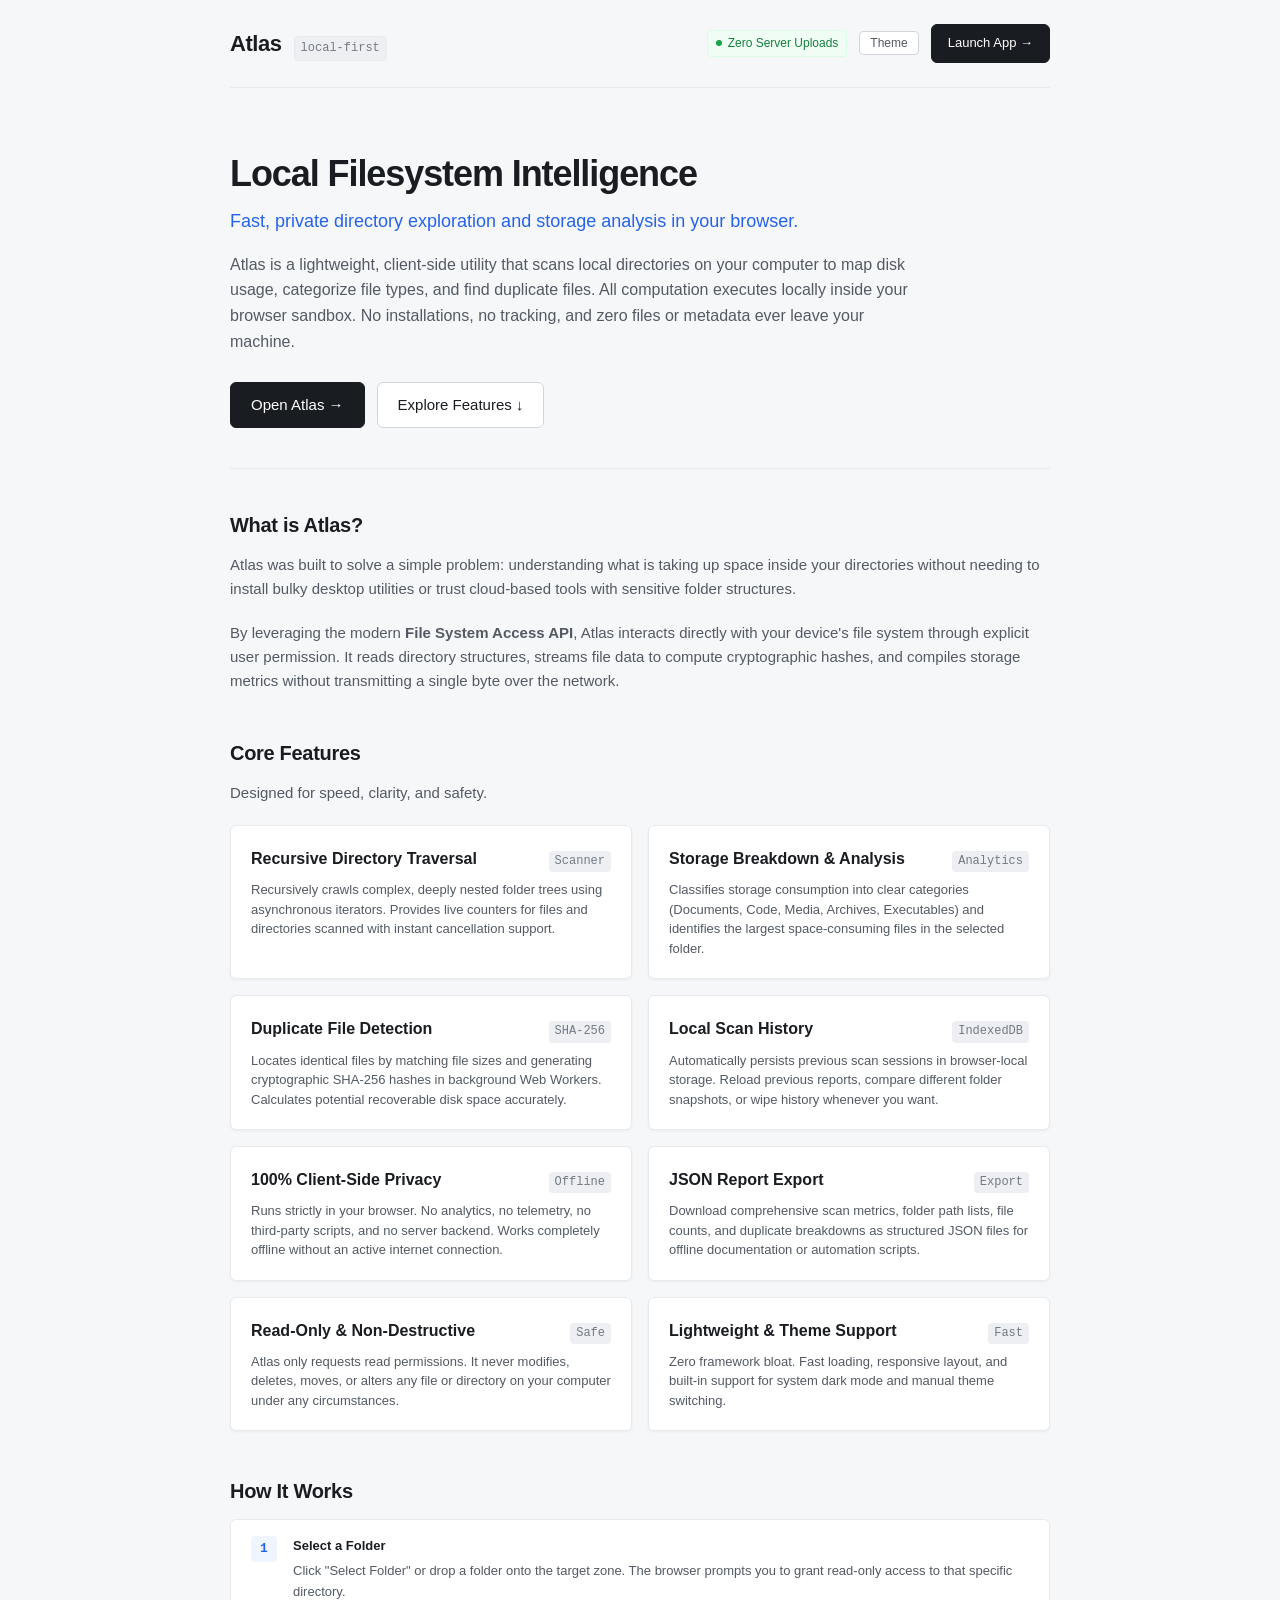
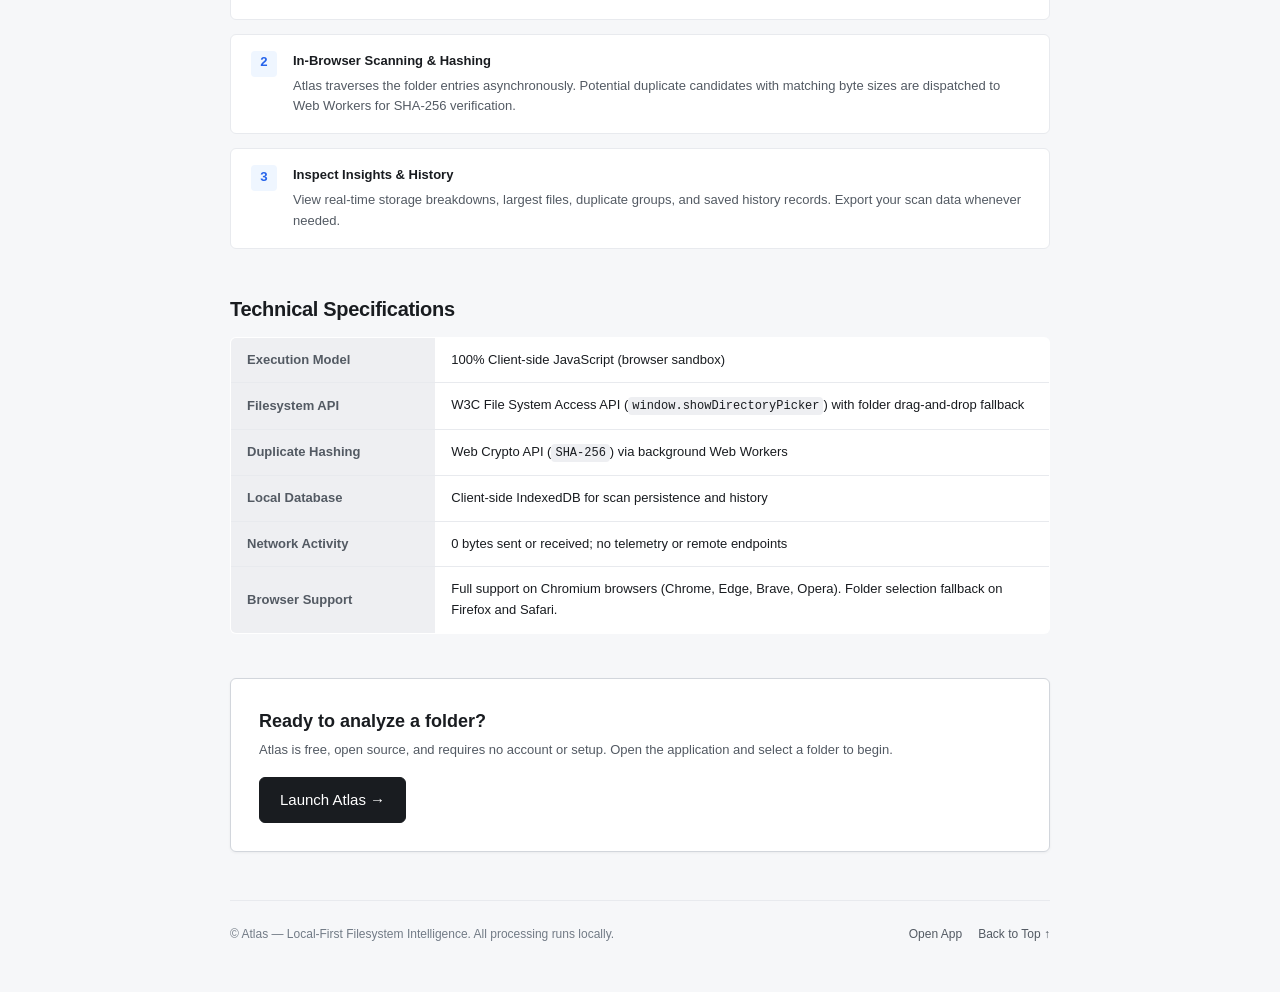
<file: index.html>
<!DOCTYPE html>
<html lang="en">

<head>
    <meta charset="UTF-8">
    <meta name="viewport" content="width=device-width, initial-scale=1.0">
    <meta name="description"
        content="Atlas - Lightweight, privacy-first filesystem intelligence tool for scanning directories, analyzing storage, and detecting duplicate files locally in your browser.">
    <title>Atlas — Local Filesystem Intelligence</title>
    <link rel="stylesheet" href="css/home.css">
</head>

<body>
    <header class="site-header">
        <div class="brand-block">
            <a href="index.html" class="brand-title">Atlas</a>
            <span class="brand-tag">local-first</span>
        </div>

        <div class="header-actions">
            <div class="privacy-badge">
                <span class="status-dot" aria-hidden="true"></span>
                <span>Zero Server Uploads</span>
            </div>

            <button type="button" id="theme-toggle" class="theme-btn" aria-label="Toggle dark/light theme">
                Theme
            </button>

            <a href="home.html" class="btn btn-primary" id="header-launch-btn">
                Launch App &rarr;
            </a>
        </div>
    </header>

    <main class="container">
        <section class="hero-section" aria-labelledby="hero-title">
            <h1 id="hero-title" class="hero-title">Local Filesystem Intelligence</h1>
            <p class="hero-subtitle">Fast, private directory exploration and storage analysis in your browser.</p>
            <p class="hero-description">
                Atlas is a lightweight, client-side utility that scans local directories on your computer to map disk usage,
                categorize file types, and find duplicate files. All computation executes locally inside your browser sandbox.
                No installations, no tracking, and zero files or metadata ever leave your machine.
            </p>
            <div class="hero-cta-group">
                <a href="home.html" class="btn btn-primary btn-large" id="hero-launch-btn">
                    Open Atlas &rarr;
                </a>
                <a href="#features" class="btn btn-secondary btn-large">
                    Explore Features &darr;
                </a>
            </div>
        </section>

        <section class="content-section" aria-labelledby="about-title">
            <h2 id="about-title" class="section-title">What is Atlas?</h2>
            <p class="section-intro">
                Atlas was built to solve a simple problem: understanding what is taking up space inside your directories
                without needing to install bulky desktop utilities or trust cloud-based tools with sensitive folder structures.
            </p>
            <p class="section-intro">
                By leveraging the modern <strong>File System Access API</strong>, Atlas interacts directly with your device's
                file system through explicit user permission. It reads directory structures, streams file data to compute
                cryptographic hashes, and compiles storage metrics without transmitting a single byte over the network.
            </p>
        </section>

        <section id="features" class="content-section" aria-labelledby="features-title">
            <h2 id="features-title" class="section-title">Core Features</h2>
            <p class="section-intro">
                Designed for speed, clarity, and safety.
            </p>

            <div class="feature-grid">
                <article class="feature-card">
                    <div class="feature-header">
                        <h3 class="feature-title">Recursive Directory Traversal</h3>
                        <span class="feature-badge">Scanner</span>
                    </div>
                    <p class="feature-text">
                        Recursively crawls complex, deeply nested folder trees using asynchronous iterators. Provides live counters
                        for files and directories scanned with instant cancellation support.
                    </p>
                </article>

                <article class="feature-card">
                    <div class="feature-header">
                        <h3 class="feature-title">Storage Breakdown &amp; Analysis</h3>
                        <span class="feature-badge">Analytics</span>
                    </div>
                    <p class="feature-text">
                        Classifies storage consumption into clear categories (Documents, Code, Media, Archives, Executables) and
                        identifies the largest space-consuming files in the selected folder.
                    </p>
                </article>

                <article class="feature-card">
                    <div class="feature-header">
                        <h3 class="feature-title">Duplicate File Detection</h3>
                        <span class="feature-badge">SHA-256</span>
                    </div>
                    <p class="feature-text">
                        Locates identical files by matching file sizes and generating cryptographic SHA-256 hashes in background
                        Web Workers. Calculates potential recoverable disk space accurately.
                    </p>
                </article>

                <article class="feature-card">
                    <div class="feature-header">
                        <h3 class="feature-title">Local Scan History</h3>
                        <span class="feature-badge">IndexedDB</span>
                    </div>
                    <p class="feature-text">
                        Automatically persists previous scan sessions in browser-local storage. Reload previous reports, compare
                        different folder snapshots, or wipe history whenever you want.
                    </p>
                </article>

                <article class="feature-card">
                    <div class="feature-header">
                        <h3 class="feature-title">100% Client-Side Privacy</h3>
                        <span class="feature-badge">Offline</span>
                    </div>
                    <p class="feature-text">
                        Runs strictly in your browser. No analytics, no telemetry, no third-party scripts, and no server backend.
                        Works completely offline without an active internet connection.
                    </p>
                </article>

                <article class="feature-card">
                    <div class="feature-header">
                        <h3 class="feature-title">JSON Report Export</h3>
                        <span class="feature-badge">Export</span>
                    </div>
                    <p class="feature-text">
                        Download comprehensive scan metrics, folder path lists, file counts, and duplicate breakdowns as structured
                        JSON files for offline documentation or automation scripts.
                    </p>
                </article>

                <article class="feature-card">
                    <div class="feature-header">
                        <h3 class="feature-title">Read-Only &amp; Non-Destructive</h3>
                        <span class="feature-badge">Safe</span>
                    </div>
                    <p class="feature-text">
                        Atlas only requests read permissions. It never modifies, deletes, moves, or alters any file or directory
                        on your computer under any circumstances.
                    </p>
                </article>

                <article class="feature-card">
                    <div class="feature-header">
                        <h3 class="feature-title">Lightweight &amp; Theme Support</h3>
                        <span class="feature-badge">Fast</span>
                    </div>
                    <p class="feature-text">
                        Zero framework bloat. Fast loading, responsive layout, and built-in support for system dark mode and
                        manual theme switching.
                    </p>
                </article>
            </div>
        </section>

        <section class="content-section" aria-labelledby="workflow-title">
            <h2 id="workflow-title" class="section-title">How It Works</h2>
            <ol class="steps-list">
                <li class="step-item">
                    <span class="step-num">1</span>
                    <div class="step-content">
                        <h3 class="step-content-title">Select a Folder</h3>
                        <p class="step-content-desc">
                            Click "Select Folder" or drop a folder onto the target zone. The browser prompts you to grant read-only access to that specific directory.
                        </p>
                    </div>
                </li>
                <li class="step-item">
                    <span class="step-num">2</span>
                    <div class="step-content">
                        <h3 class="step-content-title">In-Browser Scanning &amp; Hashing</h3>
                        <p class="step-content-desc">
                            Atlas traverses the folder entries asynchronously. Potential duplicate candidates with matching byte sizes are dispatched to Web Workers for SHA-256 verification.
                        </p>
                    </div>
                </li>
                <li class="step-item">
                    <span class="step-num">3</span>
                    <div class="step-content">
                        <h3 class="step-content-title">Inspect Insights &amp; History</h3>
                        <p class="step-content-desc">
                            View real-time storage breakdowns, largest files, duplicate groups, and saved history records. Export your scan data whenever needed.
                        </p>
                    </div>
                </li>
            </ol>
        </section>

        <section class="content-section" aria-labelledby="specs-title">
            <h2 id="specs-title" class="section-title">Technical Specifications</h2>
            <table class="specs-table">
                <tbody>
                    <tr>
                        <th scope="row">Execution Model</th>
                        <td>100% Client-side JavaScript (browser sandbox)</td>
                    </tr>
                    <tr>
                        <th scope="row">Filesystem API</th>
                        <td>W3C File System Access API (<code class="code-inline">window.showDirectoryPicker</code>) with folder drag-and-drop fallback</td>
                    </tr>
                    <tr>
                        <th scope="row">Duplicate Hashing</th>
                        <td>Web Crypto API (<code class="code-inline">SHA-256</code>) via background Web Workers</td>
                    </tr>
                    <tr>
                        <th scope="row">Local Database</th>
                        <td>Client-side IndexedDB for scan persistence and history</td>
                    </tr>
                    <tr>
                        <th scope="row">Network Activity</th>
                        <td>0 bytes sent or received; no telemetry or remote endpoints</td>
                    </tr>
                    <tr>
                        <th scope="row">Browser Support</th>
                        <td>Full support on Chromium browsers (Chrome, Edge, Brave, Opera). Folder selection fallback on Firefox and Safari.</td>
                    </tr>
                </tbody>
            </table>
        </section>

        <section class="callout-box" aria-labelledby="launch-callout-title">
            <div class="callout-header">
                <h2 id="launch-callout-title" class="callout-title">Ready to analyze a folder?</h2>
                <p class="callout-text">
                    Atlas is free, open source, and requires no account or setup. Open the application and select a folder to begin.
                </p>
            </div>
            <div class="callout-actions">
                <a href="home.html" class="btn btn-primary btn-large" id="cta-launch-btn">
                    Launch Atlas &rarr;
                </a>
            </div>
        </section>
    </main>

    <footer class="site-footer">
        <p>&copy; Atlas &mdash; Local-First Filesystem Intelligence. All processing runs locally.</p>
        <nav class="footer-nav" aria-label="Footer navigation">
            <a href="home.html" class="footer-link">Open App</a>
            <a href="#hero-title" class="footer-link">Back to Top &uarr;</a>
        </nav>
    </footer>

    <script>
        const themeBtn = document.getElementById('theme-toggle');
        const savedTheme = localStorage.getItem('atlas_theme');

        function applyTheme(theme) {
            document.documentElement.dataset.theme = theme;
            if (themeBtn) {
                themeBtn.textContent = theme === 'dark' ? 'Theme: Dark' : 'Theme: Light';
            }
        }

        if (savedTheme) {
            applyTheme(savedTheme);
        } else if (window.matchMedia && window.matchMedia('(prefers-color-scheme: dark)').matches) {
            applyTheme('dark');
        }

        if (themeBtn) {
            themeBtn.addEventListener('click', () => {
                const currentTheme = document.documentElement.dataset.theme === 'dark' ? 'dark' : 'light';
                const nextTheme = currentTheme === 'dark' ? 'light' : 'dark';
                applyTheme(nextTheme);
                localStorage.setItem('atlas_theme', nextTheme);
            });
        }
    </script>
</body>

</html>
</file>
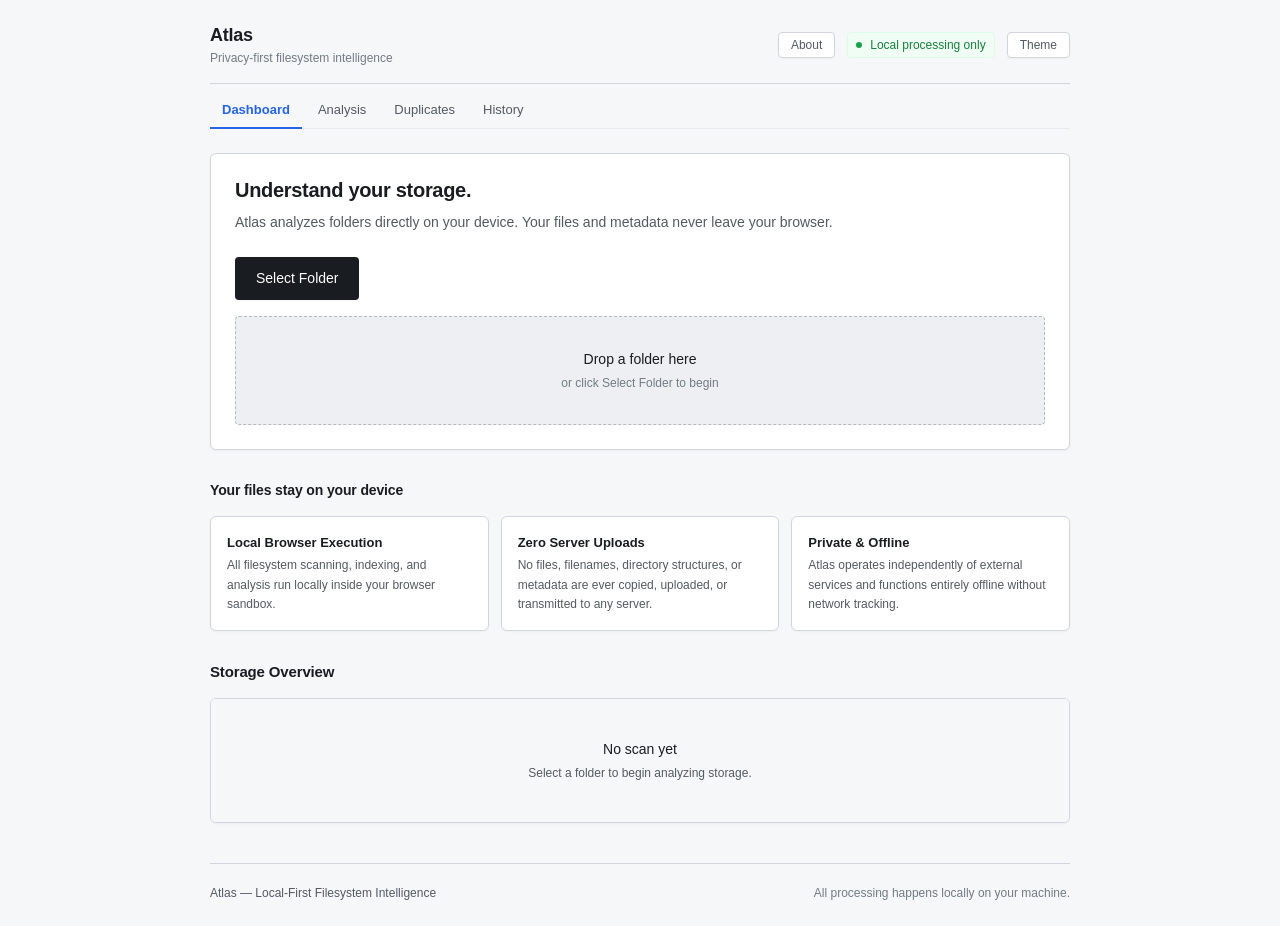
<file: home.html>
<!DOCTYPE html>
<html lang="en">

<head>
    <meta charset="UTF-8">
    <meta name="viewport" content="width=device-width, initial-scale=1.0">
    <meta name="description"
        content="Atlas - Privacy-first, local-first filesystem intelligence application analyzing folders directly in your browser.">
    <title>Atlas &mdash; Local Filesystem Intelligence</title>
    <link rel="stylesheet" href="css/app.css">
    <script src="js/app.js" type="module" defer></script>
</head>

<body>
    <header id="app-header" class="app-header">
        <div class="brand-container">
            <h1 class="brand-title">Atlas</h1>
            <p class="brand-tagline">Privacy-first filesystem intelligence</p>
        </div>

        <div class="header-actions">
            <a href="index.html" class="theme-toggle-btn" style="text-decoration: none;">About</a>

            <div id="privacy-status" class="privacy-status" role="status" aria-live="polite">
                <span class="status-indicator" aria-hidden="true"></span>
                <span class="status-text">Local processing only</span>
            </div>

            <button type="button" id="theme-toggle" class="theme-toggle-btn" aria-label="Toggle theme">
                Theme
            </button>
        </div>
    </header>

    <nav id="app-nav" class="app-nav" aria-label="Primary navigation">
        <button type="button" class="nav-btn active" data-view="dashboard">
            Dashboard
        </button>
        <button type="button" class="nav-btn" data-view="analysis">
            Analysis
        </button>
        <button type="button" class="nav-btn" data-view="duplicates">
            Duplicates
            <span id="nav-duplicates-badge" class="nav-badge" hidden>0</span>
        </button>
        <button type="button" class="nav-btn" data-view="history">
            History
        </button>
    </nav>

    <input type="file" id="folder-input" class="folder-input" webkitdirectory directory multiple hidden
        aria-label="Select folder to analyze">

    <main id="main-content" class="main-content">
        <div id="scanning-progress-box" class="scan-progress-card" hidden role="region" aria-label="Scan in progress"
            aria-live="polite">
            <div class="scan-progress-header">
                <div class="scan-progress-title-row">
                    <span class="scan-spinner" aria-hidden="true"></span>
                    <h3 id="scan-stage-title" class="scan-progress-title"></h3>
                </div>
                <button type="button" id="cancel-scan-btn" class="btn-cancel" aria-label="Cancel scan">Cancel</button>
            </div>

            <div class="stage-tracker" role="list">
                <div class="stage-step" id="stage-step-scanning" role="listitem">
                    <span class="stage-dot"></span>
                    <span class="stage-label">Scanning</span>
                </div>
                <div class="stage-step" id="stage-step-analyzing" role="listitem">
                    <span class="stage-dot"></span>
                    <span class="stage-label">Analyzing</span>
                </div>
                <div class="stage-step" id="stage-step-duplicates" role="listitem">
                    <span class="stage-dot"></span>
                    <span class="stage-label">Detecting duplicates</span>
                </div>
                <div class="stage-step" id="stage-step-complete" role="listitem">
                    <span class="stage-dot"></span>
                    <span class="stage-label">Complete</span>
                </div>
            </div>

            <div class="scan-stats-row">
                <div class="scan-stat-item">
                    <span class="scan-stat-label">Files scanned</span>
                    <span class="scan-stat-value" id="scan-files-counter">0</span>
                </div>
                <div class="scan-stat-divider" aria-hidden="true">/</div>
                <div class="scan-stat-item">
                    <span class="scan-stat-label">Directories scanned</span>
                    <span class="scan-stat-value" id="scan-dirs-counter">0</span>
                </div>
            </div>

            <div class="progress-track" role="progressbar" aria-label="Scan progress">
                <div id="scan-progress-bar" class="progress-bar"></div>
            </div>

            <p class="scan-privacy-note">
                <span class="status-indicator"></span>
                Processing entirely in your browser sandbox. Zero data leaves your machine.
            </p>
        </div>

        <section class="app-view" data-view-content="dashboard" id="view-dashboard">
        </section>

        <section class="app-view" data-view-content="analysis" id="view-analysis" hidden>
        </section>

        <section class="app-view" data-view-content="duplicates" id="view-duplicates" hidden>
        </section>

        <section class="app-view" data-view-content="history" id="view-history" hidden>
        </section>
    </main>

    <footer id="app-footer" class="app-footer">
        <p class="footer-text">Atlas &mdash; Local-First Filesystem Intelligence</p>
        <p class="footer-privacy-note">All processing happens locally on your machine.</p>
    </footer>


</body>

</html>
</file>
<file: css/home.css>
*,
*::before,
*::after {
    box-sizing: border-box;
    margin: 0;
    padding: 0;
}

:root {
    --bg-canvas: #f6f7f9;
    --bg-surface: #ffffff;
    --bg-surface-raised: #ffffff;
    --bg-subtle: #eeeff2;
    --bg-subtle-hover: #e4e6ea;

    --border-subtle: #e8eaee;
    --border-color: #d2d6dc;
    --border-strong: #9ca3af;

    --text-primary: #191c20;
    --text-secondary: #535a63;
    --text-muted: #727b86;

    --accent: #2563eb;
    --accent-hover: #1d4ed8;
    --accent-subtle: #eff6ff;

    --btn-primary-bg: #191c20;
    --btn-primary-text: #ffffff;
    --btn-primary-hover: #2d3239;

    --status-dot: #16a34a;
    --status-bg: #f0fdf4;
    --status-border: #dcfce7;
    --status-text: #15803d;

    --font-sans: -apple-system, BlinkMacSystemFont, "Segoe UI", Roboto, "Helvetica Neue", Arial, sans-serif;
    --font-mono: ui-monospace, SFMono-Regular, "SF Mono", Menlo, Consolas, "Liberation Mono", monospace;

    --text-xs: 0.75rem;
    --text-sm: 0.8125rem;
    --text-base: 0.9375rem;
    --text-md: 1rem;
    --text-lg: 1.125rem;
    --text-xl: 1.25rem;
    --text-2xl: 1.75rem;
    --text-3xl: 2.25rem;

    --radius-sm: 4px;
    --radius-md: 6px;
    --radius-lg: 8px;

    --shadow-card: 0 1px 3px rgba(0, 0, 0, 0.05);

    --page-max-width: 820px;
    --line-height: 1.6;
}

@media (prefers-color-scheme: dark) {
    :root {
        --bg-canvas: #0f1115;
        --bg-surface: #171a21;
        --bg-surface-raised: #1c212a;
        --bg-subtle: #202530;
        --bg-subtle-hover: #282f3d;

        --border-subtle: #222733;
        --border-color: #2e3544;
        --border-strong: #465063;

        --text-primary: #e6edf3;
        --text-secondary: #909dab;
        --text-muted: #6b7785;

        --accent: #3b82f6;
        --accent-hover: #60a5fa;
        --accent-subtle: #1e293b;

        --btn-primary-bg: #e6edf3;
        --btn-primary-text: #0f1115;
        --btn-primary-hover: #ffffff;

        --status-dot: #22c55e;
        --status-bg: #052e16;
        --status-border: #14532d;
        --status-text: #4ade80;

        --shadow-card: 0 1px 3px rgba(0, 0, 0, 0.3);
    }
}

:root[data-theme="dark"] {
    --bg-canvas: #0f1115;
    --bg-surface: #171a21;
    --bg-surface-raised: #1c212a;
    --bg-subtle: #202530;
    --bg-subtle-hover: #282f3d;

    --border-subtle: #222733;
    --border-color: #2e3544;
    --border-strong: #465063;

    --text-primary: #e6edf3;
    --text-secondary: #909dab;
    --text-muted: #6b7785;

    --accent: #3b82f6;
    --accent-hover: #60a5fa;
    --accent-subtle: #1e293b;

    --btn-primary-bg: #e6edf3;
    --btn-primary-text: #0f1115;
    --btn-primary-hover: #ffffff;

    --status-dot: #22c55e;
    --status-bg: #052e16;
    --status-border: #14532d;
    --status-text: #4ade80;

    --shadow-card: 0 1px 3px rgba(0, 0, 0, 0.3);
}

:root[data-theme="light"] {
    --bg-canvas: #f6f7f9;
    --bg-surface: #ffffff;
    --bg-surface-raised: #ffffff;
    --bg-subtle: #eeeff2;
    --bg-subtle-hover: #e4e6ea;

    --border-subtle: #e8eaee;
    --border-color: #d2d6dc;
    --border-strong: #9ca3af;

    --text-primary: #191c20;
    --text-secondary: #535a63;
    --text-muted: #727b86;

    --accent: #2563eb;
    --accent-hover: #1d4ed8;
    --accent-subtle: #eff6ff;

    --btn-primary-bg: #191c20;
    --btn-primary-text: #ffffff;
    --btn-primary-hover: #2d3239;

    --status-dot: #16a34a;
    --status-bg: #f0fdf4;
    --status-border: #dcfce7;
    --status-text: #15803d;

    --shadow-card: 0 1px 3px rgba(0, 0, 0, 0.05);
}

html {
    font-size: 16px;
    scroll-behavior: smooth;
}

body {
    min-height: 100vh;
    background-color: var(--bg-canvas);
    color: var(--text-primary);
    font-family: var(--font-sans);
    font-size: var(--text-base);
    line-height: var(--line-height);
    display: flex;
    flex-direction: column;
    align-items: center;
    padding: 0 1rem 3rem;
}

.container {
    width: 100%;
    max-width: var(--page-max-width);
}

.site-header {
    width: 100%;
    max-width: var(--page-max-width);
    display: flex;
    align-items: center;
    justify-content: space-between;
    padding: 1.5rem 0;
    border-bottom: 1px solid var(--border-subtle);
    margin-bottom: 2.5rem;
}

.brand-block {
    display: flex;
    align-items: baseline;
    gap: 0.75rem;
}

.brand-title {
    font-size: 1.375rem;
    font-weight: 700;
    color: var(--text-primary);
    text-decoration: none;
    letter-spacing: -0.02em;
}

.brand-tag {
    font-size: var(--text-xs);
    font-family: var(--font-mono);
    color: var(--text-muted);
    background-color: var(--bg-subtle);
    padding: 2px 6px;
    border-radius: var(--radius-sm);
    border: 1px solid var(--border-subtle);
}

.header-actions {
    display: flex;
    align-items: center;
    gap: 0.75rem;
}

.privacy-badge {
    display: inline-flex;
    align-items: center;
    gap: 0.375rem;
    font-size: var(--text-xs);
    font-weight: 500;
    color: var(--status-text);
    background-color: var(--status-bg);
    border: 1px solid var(--status-border);
    padding: 3px 8px;
    border-radius: var(--radius-sm);
}

.status-dot {
    width: 6px;
    height: 6px;
    border-radius: 50%;
    background-color: var(--status-dot);
}

.btn {
    display: inline-flex;
    align-items: center;
    justify-content: center;
    gap: 0.5rem;
    font-size: var(--text-sm);
    font-weight: 500;
    padding: 0.5rem 1rem;
    border-radius: var(--radius-md);
    text-decoration: none;
    cursor: pointer;
    border: 1px solid transparent;
    transition: background-color 0.15s ease, border-color 0.15s ease, color 0.15s ease;
}

.btn-primary {
    background-color: var(--btn-primary-bg);
    color: var(--btn-primary-text);
    border-color: var(--btn-primary-bg);
}

.btn-primary:hover {
    background-color: var(--btn-primary-hover);
    border-color: var(--btn-primary-hover);
}

.btn-secondary {
    background-color: var(--bg-surface);
    color: var(--text-primary);
    border-color: var(--border-color);
}

.btn-secondary:hover {
    background-color: var(--bg-subtle-hover);
}

.btn-large {
    font-size: var(--text-base);
    padding: 0.625rem 1.25rem;
}

.theme-btn {
    font-size: var(--text-xs);
    font-weight: 500;
    padding: 4px 10px;
    background-color: var(--bg-surface);
    border: 1px solid var(--border-color);
    border-radius: var(--radius-sm);
    color: var(--text-secondary);
    cursor: pointer;
}

.theme-btn:hover {
    background-color: var(--bg-subtle);
    color: var(--text-primary);
}

.hero-section {
    padding: 1.5rem 0 2.5rem;
    border-bottom: 1px solid var(--border-subtle);
    margin-bottom: 2.5rem;
}

.hero-title {
    font-size: var(--text-3xl);
    font-weight: 700;
    line-height: 1.2;
    letter-spacing: -0.03em;
    color: var(--text-primary);
    margin-bottom: 0.75rem;
}

.hero-subtitle {
    font-size: var(--text-lg);
    font-weight: 500;
    color: var(--accent);
    margin-bottom: 1rem;
}

.hero-description {
    font-size: var(--text-md);
    color: var(--text-secondary);
    max-width: 680px;
    margin-bottom: 1.75rem;
}

.hero-cta-group {
    display: flex;
    flex-wrap: wrap;
    align-items: center;
    gap: 0.75rem;
}

.content-section {
    margin-bottom: 2.75rem;
}

.section-title {
    font-size: var(--text-xl);
    font-weight: 600;
    letter-spacing: -0.015em;
    color: var(--text-primary);
    margin-bottom: 0.75rem;
}

.section-intro {
    font-size: var(--text-base);
    color: var(--text-secondary);
    margin-bottom: 1.25rem;
}

.feature-grid {
    display: grid;
    grid-template-columns: repeat(auto-fit, minmax(340px, 1fr));
    gap: 1rem;
}

.feature-card {
    background-color: var(--bg-surface);
    border: 1px solid var(--border-subtle);
    border-radius: var(--radius-md);
    padding: 1.25rem;
    box-shadow: var(--shadow-card);
}

.feature-header {
    display: flex;
    align-items: baseline;
    justify-content: space-between;
    margin-bottom: 0.5rem;
}

.feature-title {
    font-size: var(--text-md);
    font-weight: 600;
    color: var(--text-primary);
}

.feature-badge {
    font-family: var(--font-mono);
    font-size: var(--text-xs);
    color: var(--text-muted);
    background-color: var(--bg-subtle);
    padding: 1px 6px;
    border-radius: var(--radius-sm);
}

.feature-text {
    font-size: var(--text-sm);
    color: var(--text-secondary);
    line-height: 1.5;
}

.steps-list {
    list-style: none;
    display: flex;
    flex-direction: column;
    gap: 0.875rem;
}

.step-item {
    display: flex;
    gap: 1rem;
    background-color: var(--bg-surface);
    border: 1px solid var(--border-subtle);
    border-radius: var(--radius-md);
    padding: 1rem 1.25rem;
}

.step-num {
    font-family: var(--font-mono);
    font-size: var(--text-sm);
    font-weight: 600;
    color: var(--accent);
    background-color: var(--accent-subtle);
    border-radius: var(--radius-sm);
    width: 26px;
    height: 26px;
    display: flex;
    align-items: center;
    justify-content: center;
    flex-shrink: 0;
}

.step-content-title {
    font-size: var(--text-sm);
    font-weight: 600;
    color: var(--text-primary);
    margin-bottom: 0.25rem;
}

.step-content-desc {
    font-size: var(--text-sm);
    color: var(--text-secondary);
}

.specs-table {
    width: 100%;
    border-collapse: collapse;
    font-size: var(--text-sm);
    background-color: var(--bg-surface);
    border: 1px solid var(--border-subtle);
    border-radius: var(--radius-md);
    overflow: hidden;
}

.specs-table th,
.specs-table td {
    padding: 0.75rem 1rem;
    text-align: left;
    border-bottom: 1px solid var(--border-subtle);
}

.specs-table th {
    background-color: var(--bg-subtle);
    color: var(--text-secondary);
    font-weight: 600;
    width: 25%;
}

.specs-table tr:last-child td,
.specs-table tr:last-child th {
    border-bottom: none;
}

.code-inline {
    font-family: var(--font-mono);
    font-size: var(--text-xs);
    background-color: var(--bg-subtle);
    padding: 2px 4px;
    border-radius: var(--radius-sm);
}

.callout-box {
    background-color: var(--bg-surface);
    border: 1px solid var(--border-color);
    border-radius: var(--radius-md);
    padding: 1.75rem;
    display: flex;
    flex-direction: column;
    gap: 1rem;
    box-shadow: var(--shadow-card);
    margin-bottom: 3rem;
}

.callout-header {
    display: flex;
    flex-direction: column;
    gap: 0.25rem;
}

.callout-title {
    font-size: var(--text-lg);
    font-weight: 600;
    color: var(--text-primary);
}

.callout-text {
    font-size: var(--text-sm);
    color: var(--text-secondary);
}

.callout-actions {
    display: flex;
    flex-wrap: wrap;
    align-items: center;
    gap: 0.75rem;
}

.site-footer {
    width: 100%;
    max-width: var(--page-max-width);
    border-top: 1px solid var(--border-subtle);
    padding-top: 1.5rem;
    display: flex;
    flex-wrap: wrap;
    align-items: center;
    justify-content: space-between;
    gap: 1rem;
    font-size: var(--text-xs);
    color: var(--text-muted);
}

.footer-nav {
    display: flex;
    gap: 1rem;
}

.footer-link {
    color: var(--text-secondary);
    text-decoration: none;
}

.footer-link:hover {
    color: var(--accent);
    text-decoration: underline;
}

@media (max-width: 640px) {
    .site-header {
        flex-direction: column;
        align-items: flex-start;
        gap: 1rem;
    }

    .hero-title {
        font-size: 1.875rem;
    }

    .feature-grid {
        grid-template-columns: 1fr;
    }

    .specs-table th {
        width: 35%;
    }

    .callout-box {
        padding: 1.25rem;
    }
}
</file>
<file: css/app.css>
*,
*::before,
*::after {
    box-sizing: border-box;
    margin: 0;
    padding: 0;
}

html {
    -webkit-text-size-adjust: 100%;
    tab-size: 4;
    font-size: 16px;
    height: 100%;
}

body {
    min-height: 100%;
    background-color: var(--bg-canvas);
    color: var(--text-primary);
    font-family: var(--font-sans);
    font-size: var(--text-base);
    line-height: var(--leading-normal);
    -webkit-font-smoothing: antialiased;
    -moz-osx-font-smoothing: grayscale;
    text-rendering: optimizeLegibility;
    display: flex;
    flex-direction: column;
    align-items: center;
    padding: var(--space-6) var(--space-4);
}

button,
input {
    font: inherit;
    color: inherit;
}

button {
    background: none;
    border: none;
    cursor: pointer;
}

p,
h1,
h2,
h3,
h4 {
    overflow-wrap: break-word;
}

[hidden] {
    display: none !important;
}

/* Base Light Mode Tokens */
:root {
    --bg-canvas: #f6f7f9;
    --bg-surface: #ffffff;
    --bg-surface-raised: #ffffff;
    --bg-subtle: #eeeff2;
    --bg-subtle-hover: #e4e6ea;
    --bg-subtle-active: #dadde2;

    --border-subtle: #e8eaee;
    --border-color: #d2d6dc;
    --border-strong: #9ca3af;
    --border-dashed: #b5bac1;

    --text-primary: #191c20;
    --text-secondary: #535a63;
    --text-muted: #727b86;

    --accent: #2563eb;
    --accent-hover: #1d4ed8;
    --accent-subtle: #eff6ff;
    --accent-focus: #2563eb;

    --btn-primary-bg: #191c20;
    --btn-primary-hover: #2d3239;
    --btn-primary-active: #101214;
    --btn-primary-text: #ffffff;

    --status-dot: #16a34a;
    --status-bg: #f0fdf4;
    --status-border: #dcfce7;
    --status-text: #15803d;

    --font-sans: -apple-system, BlinkMacSystemFont, "Segoe UI", Roboto, "Helvetica Neue", Arial, sans-serif;
    --font-mono: ui-monospace, SFMono-Regular, "SF Mono", Menlo, Consolas, "Liberation Mono", monospace;

    --text-xs: 0.75rem;
    --text-sm: 0.8125rem;
    --text-base: 0.875rem;
    --text-md: 0.9375rem;
    --text-lg: 1.125rem;
    --text-xl: 1.25rem;

    --font-normal: 400;
    --font-medium: 500;
    --font-semibold: 600;

    --leading-tight: 1.25;
    --leading-normal: 1.5;
    --leading-relaxed: 1.6;

    --space-1: 0.25rem;
    --space-2: 0.5rem;
    --space-3: 0.75rem;
    --space-4: 1rem;
    --space-5: 1.25rem;
    --space-6: 1.5rem;
    --space-8: 2rem;
    --space-10: 2.5rem;
    --space-12: 3rem;

    --radius-sm: 4px;
    --radius-md: 6px;
    --radius-lg: 8px;

    --shadow-subtle: 0 1px 2px rgba(0, 0, 0, 0.04);
    --shadow-card: 0 1px 3px rgba(0, 0, 0, 0.05);

    --app-max-width: 860px;
    --transition-speed: 0.15s;
}

/* System Dark Preference and Manual Theme Switching */
@media (prefers-color-scheme: dark) {
    :root:not([data-theme="light"]) {
        --bg-canvas: #0f1115;
        --bg-surface: #171a21;
        --bg-surface-raised: #1c212a;
        --bg-subtle: #202530;
        --bg-subtle-hover: #282f3d;
        --bg-subtle-active: #323a4a;

        --border-subtle: #222733;
        --border-color: #2e3544;
        --border-strong: #465063;
        --border-dashed: #3e4758;

        --text-primary: #e6edf3;
        --text-secondary: #909dab;
        --text-muted: #6b7785;

        --accent: #3b82f6;
        --accent-hover: #60a5fa;
        --accent-subtle: #1e293b;
        --accent-focus: #3b82f6;

        --btn-primary-bg: #e6edf3;
        --btn-primary-hover: #ffffff;
        --btn-primary-active: #cfd6dc;
        --btn-primary-text: #0f1115;

        --status-dot: #22c55e;
        --status-bg: #052e16;
        --status-border: #14532d;
        --status-text: #4ade80;

        --shadow-subtle: 0 1px 2px rgba(0, 0, 0, 0.2);
        --shadow-card: 0 1px 3px rgba(0, 0, 0, 0.3);
    }
}

:root[data-theme="dark"] {
    --bg-canvas: #0f1115;
    --bg-surface: #171a21;
    --bg-surface-raised: #1c212a;
    --bg-subtle: #202530;
    --bg-subtle-hover: #282f3d;
    --bg-subtle-active: #323a4a;

    --border-subtle: #222733;
    --border-color: #2e3544;
    --border-strong: #465063;
    --border-dashed: #3e4758;

    --text-primary: #e6edf3;
    --text-secondary: #909dab;
    --text-muted: #6b7785;

    --accent: #3b82f6;
    --accent-hover: #60a5fa;
    --accent-subtle: #1e293b;
    --accent-focus: #3b82f6;

    --btn-primary-bg: #e6edf3;
    --btn-primary-hover: #ffffff;
    --btn-primary-active: #cfd6dc;
    --btn-primary-text: #0f1115;

    --status-dot: #22c55e;
    --status-bg: #052e16;
    --status-border: #14532d;
    --status-text: #4ade80;

    --shadow-subtle: 0 1px 2px rgba(0, 0, 0, 0.2);
    --shadow-card: 0 1px 3px rgba(0, 0, 0, 0.3);
}

:root[data-theme="light"] {
    --bg-canvas: #f6f7f9;
    --bg-surface: #ffffff;
    --bg-surface-raised: #ffffff;
    --bg-subtle: #eeeff2;
    --bg-subtle-hover: #e4e6ea;
    --bg-subtle-active: #dadde2;

    --border-subtle: #e8eaee;
    --border-color: #d2d6dc;
    --border-strong: #9ca3af;
    --border-dashed: #b5bac1;

    --text-primary: #191c20;
    --text-secondary: #535a63;
    --text-muted: #727b86;

    --accent: #2563eb;
    --accent-hover: #1d4ed8;
    --accent-subtle: #eff6ff;
    --accent-focus: #2563eb;

    --btn-primary-bg: #191c20;
    --btn-primary-hover: #2d3239;
    --btn-primary-active: #101214;
    --btn-primary-text: #ffffff;

    --status-dot: #16a34a;
    --status-bg: #f0fdf4;
    --status-border: #dcfce7;
    --status-text: #15803d;

    --shadow-subtle: 0 1px 2px rgba(0, 0, 0, 0.04);
    --shadow-card: 0 1px 3px rgba(0, 0, 0, 0.05);
}

/* Layout Containers */
.app-header,
.app-nav,
.main-content,
.app-footer {
    width: 100%;
    max-width: var(--app-max-width);
}

.main-content {
    display: flex;
    flex-direction: column;
    gap: var(--space-6);
}

/* Header */
.app-header {
    display: flex;
    align-items: center;
    justify-content: space-between;
    padding-bottom: var(--space-4);
    margin-bottom: var(--space-2);
    border-bottom: 1px solid var(--border-color);
}

.brand-container {
    display: flex;
    flex-direction: column;
    gap: 2px;
}

.brand-title {
    font-size: var(--text-lg);
    font-weight: var(--font-semibold);
    letter-spacing: -0.015em;
    color: var(--text-primary);
    line-height: var(--leading-tight);
}

.brand-tagline {
    font-size: var(--text-xs);
    font-weight: var(--font-normal);
    color: var(--text-muted);
    line-height: var(--leading-normal);
}

.header-actions {
    display: flex;
    align-items: center;
    gap: var(--space-3);
}

.privacy-status {
    display: inline-flex;
    align-items: center;
    gap: var(--space-2);
    padding: 3px var(--space-2);
    background-color: var(--status-bg);
    border: 1px solid var(--status-border);
    border-radius: var(--radius-sm);
}

.status-indicator {
    width: 6px;
    height: 6px;
    border-radius: 50%;
    background-color: var(--status-dot);
    flex-shrink: 0;
}

.status-text {
    font-size: var(--text-xs);
    font-weight: var(--font-medium);
    color: var(--status-text);
    white-space: nowrap;
}

.theme-toggle-btn {
    display: inline-flex;
    align-items: center;
    justify-content: center;
    padding: 3px var(--space-3);
    font-size: var(--text-xs);
    font-weight: var(--font-medium);
    color: var(--text-secondary);
    background-color: var(--bg-surface);
    border: 1px solid var(--border-color);
    border-radius: var(--radius-sm);
    box-shadow: var(--shadow-subtle);
    transition: background-color var(--transition-speed) ease,
                color var(--transition-speed) ease,
                border-color var(--transition-speed) ease;
}

.theme-toggle-btn:hover {
    background-color: var(--bg-subtle);
    color: var(--text-primary);
    border-color: var(--border-strong);
}

.theme-toggle-btn:active {
    background-color: var(--bg-subtle-active);
}

/* Primary Navigation */
.app-nav {
    display: flex;
    align-items: center;
    gap: var(--space-1);
    margin-bottom: var(--space-6);
    border-bottom: 1px solid var(--border-subtle);
}

.nav-btn {
    display: inline-flex;
    align-items: center;
    gap: var(--space-2);
    padding: var(--space-2) var(--space-3);
    font-size: var(--text-sm);
    font-weight: var(--font-medium);
    color: var(--text-secondary);
    background: transparent;
    border: none;
    border-bottom: 2px solid transparent;
    margin-bottom: -1px;
    cursor: pointer;
    border-radius: var(--radius-sm) var(--radius-sm) 0 0;
    transition: color var(--transition-speed) ease,
                border-color var(--transition-speed) ease;
}

.nav-btn:hover {
    color: var(--text-primary);
    background-color: var(--bg-subtle);
}

.nav-btn.active {
    color: var(--accent);
    border-bottom-color: var(--accent);
    font-weight: var(--font-semibold);
    background-color: transparent;
}

.nav-badge {
    font-size: 0.6875rem;
    font-family: var(--font-mono);
    font-weight: var(--font-medium);
    background-color: var(--accent-subtle);
    color: var(--accent);
    padding: 1px 5px;
    border-radius: 9999px;
    line-height: 1.2;
}

/* SPA View Panels */
.app-view,
.view-panel {
    display: flex;
    flex-direction: column;
    gap: var(--space-6);
}

.app-view[hidden],
.view-panel[hidden] {
    display: none !important;
}

/* Generic Section & View Headers */
.view-header {
    display: flex;
    align-items: flex-start;
    justify-content: space-between;
    gap: var(--space-4);
    padding-bottom: var(--space-2);
}

.view-header-title-group {
    display: flex;
    flex-direction: column;
    gap: 2px;
}

.view-title {
    font-size: var(--text-md);
    font-weight: var(--font-semibold);
    color: var(--text-primary);
    letter-spacing: -0.01em;
}

.view-subtitle {
    font-size: var(--text-xs);
    color: var(--text-secondary);
}

.section-title {
    font-size: var(--text-md);
    font-weight: var(--font-semibold);
    letter-spacing: -0.01em;
    color: var(--text-primary);
    line-height: var(--leading-tight);
}

.section-description {
    font-size: var(--text-base);
    color: var(--text-secondary);
    line-height: var(--leading-relaxed);
}

/* Scanning Progress Card */
.scanning-container {
    width: 100%;
}

.scan-progress-card {
    background-color: var(--bg-surface);
    border: 1px solid var(--border-color);
    border-radius: var(--radius-md);
    padding: var(--space-5);
    box-shadow: var(--shadow-card);
    display: flex;
    flex-direction: column;
    gap: var(--space-4);
}

.scan-progress-card[hidden] {
    display: none !important;
}

.scan-progress-header {
    display: flex;
    justify-content: space-between;
    align-items: center;
}

.scan-progress-title-row {
    display: flex;
    align-items: center;
    gap: var(--space-3);
}

.scan-spinner {
    width: 14px;
    height: 14px;
    border: 2px solid var(--border-color);
    border-top-color: var(--accent);
    border-radius: 50%;
    display: none;
}

.scan-progress-card.is-scanning .scan-spinner {
    display: inline-block;
    animation: spin 0.8s linear infinite;
}

@keyframes spin {
    to { transform: rotate(360deg); }
}

.scan-progress-title {
    font-size: var(--text-base);
    font-weight: var(--font-semibold);
    color: var(--text-primary);
}

.stage-tracker {
    display: flex;
    align-items: center;
    justify-content: space-between;
    gap: var(--space-2);
    padding: var(--space-2) var(--space-3);
    background-color: var(--bg-subtle);
    border-radius: var(--radius-sm);
    border: 1px solid var(--border-subtle);
}

.stage-step {
    display: flex;
    align-items: center;
    gap: var(--space-2);
    font-size: var(--text-xs);
    color: var(--text-muted);
}

.stage-dot {
    width: 6px;
    height: 6px;
    border-radius: 50%;
    background-color: var(--border-strong);
}

.stage-step.active {
    color: var(--accent);
    font-weight: var(--font-semibold);
}

.stage-step.active .stage-dot {
    background-color: var(--accent);
}

.stage-step.completed {
    color: var(--text-secondary);
}

.stage-step.completed .stage-dot {
    background-color: var(--status-dot);
}

.scan-stats-row {
    display: flex;
    align-items: center;
    gap: var(--space-4);
    padding: var(--space-2) 0;
}

.scan-stat-item {
    display: flex;
    flex-direction: column;
    gap: 2px;
}

.scan-stat-label {
    font-size: var(--text-xs);
    color: var(--text-muted);
    text-transform: uppercase;
    letter-spacing: 0.03em;
}

.scan-stat-value {
    font-family: var(--font-mono);
    font-size: var(--text-md);
    font-weight: var(--font-semibold);
    color: var(--text-primary);
}

.scan-stat-divider {
    color: var(--border-color);
    font-size: var(--text-md);
}

.progress-track {
    width: 100%;
    height: 4px;
    background-color: var(--bg-subtle-hover);
    border-radius: 2px;
    overflow: hidden;
    position: relative;
}

.progress-bar {
    height: 100%;
    background-color: var(--accent);
    border-radius: 2px;
    width: 0%;
    transition: width 0.3s ease;
}

/* Indeterminate animation active ONLY while actively scanning */
.scan-progress-card.is-scanning .progress-bar {
    width: 40%;
    position: absolute;
    animation: indeterminate 1.5s infinite ease-in-out;
}

.scan-progress-card.is-complete .progress-bar {
    position: static;
    animation: none;
    width: 100%;
}

@keyframes indeterminate {
    0% { left: -40%; }
    50% { left: 40%; width: 50%; }
    100% { left: 100%; width: 40%; }
}

.scan-privacy-note {
    display: inline-flex;
    align-items: center;
    gap: var(--space-2);
    font-size: var(--text-xs);
    color: var(--text-muted);
}

/* Scan Controls & Drop Zone */
.dashboard-empty-wrapper {
    display: flex;
    flex-direction: column;
    gap: var(--space-8);
}

.scan-section {
    background-color: var(--bg-surface);
    border: 1px solid var(--border-color);
    border-radius: var(--radius-md);
    padding: var(--space-6);
    box-shadow: var(--shadow-card);
}

.scan-section .section-header {
    display: flex;
    flex-direction: column;
    gap: var(--space-2);
    margin-bottom: var(--space-6);
}

.scan-section .section-title {
    font-size: var(--text-xl);
    font-weight: var(--font-semibold);
    letter-spacing: -0.015em;
}

.scan-controls {
    display: flex;
    flex-direction: column;
    gap: var(--space-4);
}

.select-folder-btn {
    align-self: flex-start;
    display: inline-flex;
    align-items: center;
    justify-content: center;
    padding: 0.625rem var(--space-5);
    background-color: var(--btn-primary-bg);
    color: var(--btn-primary-text);
    font-size: var(--text-base);
    font-weight: var(--font-medium);
    border: 1px solid transparent;
    border-radius: var(--radius-sm);
    box-shadow: var(--shadow-subtle);
    cursor: pointer;
    user-select: none;
    transition: background-color var(--transition-speed) ease,
                border-color var(--transition-speed) ease;
}

.select-folder-btn:hover {
    background-color: var(--btn-primary-hover);
}

.select-folder-btn:active {
    background-color: var(--btn-primary-active);
}

.select-folder-btn.btn-sm {
    padding: 0.375rem var(--space-3);
    font-size: var(--text-xs);
}

.drop-zone {
    display: flex;
    flex-direction: column;
    align-items: center;
    justify-content: center;
    gap: 4px;
    padding: var(--space-8) var(--space-4);
    background-color: var(--bg-subtle);
    border: 1px dashed var(--border-dashed);
    border-radius: var(--radius-sm);
    text-align: center;
    cursor: pointer;
    user-select: none;
    transition: background-color var(--transition-speed) ease,
                border-color var(--transition-speed) ease;
}

.drop-zone:hover,
.drop-zone.drag-over {
    background-color: var(--bg-subtle-hover);
    border-color: var(--accent);
}

.drop-zone:active {
    background-color: var(--bg-subtle-active);
}

.drop-zone-prompt {
    font-size: var(--text-base);
    font-weight: var(--font-medium);
    color: var(--text-primary);
}

.drop-zone-subtext {
    font-size: var(--text-xs);
    color: var(--text-muted);
}

/* Privacy Details Section */
.privacy-section {
    display: flex;
    flex-direction: column;
    gap: var(--space-4);
}

.privacy-section .section-title {
    font-size: var(--text-base);
    font-weight: var(--font-semibold);
    color: var(--text-primary);
}

.privacy-details {
    display: grid;
    grid-template-columns: repeat(3, 1fr);
    gap: var(--space-3);
}

.privacy-point {
    background-color: var(--bg-surface);
    border: 1px solid var(--border-color);
    border-radius: var(--radius-md);
    padding: var(--space-4);
    box-shadow: var(--shadow-subtle);
    display: flex;
    flex-direction: column;
    gap: var(--space-1);
}

.privacy-point-title {
    font-size: var(--text-sm);
    font-weight: var(--font-semibold);
    color: var(--text-primary);
}

.privacy-point-text {
    font-size: var(--text-xs);
    color: var(--text-secondary);
    line-height: var(--leading-relaxed);
}

/* Dashboard Active Scan Summary & Overview */
.dashboard-active-wrapper {
    display: flex;
    flex-direction: column;
    gap: var(--space-6);
}

.scan-summary-bar {
    display: flex;
    align-items: center;
    justify-content: space-between;
    gap: var(--space-4);
    padding: var(--space-3) var(--space-4);
    background-color: var(--bg-surface);
    border: 1px solid var(--border-color);
    border-radius: var(--radius-md);
    box-shadow: var(--shadow-subtle);
}

.scan-summary-info {
    display: flex;
    align-items: center;
    gap: var(--space-3);
    flex-wrap: wrap;
}

.folder-tag {
    display: inline-flex;
    align-items: center;
    gap: var(--space-2);
    font-size: var(--text-sm);
    color: var(--text-primary);
}

.scan-meta {
    font-size: var(--text-xs);
    color: var(--text-muted);
}

.scan-summary-actions {
    display: flex;
    align-items: center;
    gap: var(--space-2);
}

/* Storage Overview & Stat Cards */
.dashboard-section {
    display: flex;
    flex-direction: column;
    gap: var(--space-4);
}

.dashboard-header {
    display: flex;
    align-items: center;
    justify-content: space-between;
}

.stats-overview {
    background-color: var(--bg-surface);
    border: 1px solid var(--border-color);
    border-radius: var(--radius-md);
    overflow: hidden;
    box-shadow: var(--shadow-subtle);
}

.stats-grid {
    display: grid;
    background-color: var(--bg-surface);
}

.stats-grid-3 {
    grid-template-columns: repeat(3, 1fr);
}

.stats-grid-4 {
    grid-template-columns: repeat(4, 1fr);
}

.stat-card {
    padding: var(--space-3) var(--space-4);
    display: flex;
    flex-direction: column;
    gap: 2px;
}

.stat-card:not(:last-child) {
    border-right: 1px solid var(--border-subtle);
}

.stat-label {
    font-size: var(--text-xs);
    font-weight: var(--font-medium);
    text-transform: uppercase;
    letter-spacing: 0.03em;
    color: var(--text-muted);
}

.stat-value {
    font-family: var(--font-mono);
    font-size: var(--text-lg);
    font-weight: var(--font-semibold);
    color: var(--text-primary);
}

.stat-value.text-accent {
    color: var(--accent);
}

/* Quick Insights Grid */
.quick-insights-grid {
    display: grid;
    grid-template-columns: 1fr 1fr;
    gap: var(--space-4);
}

.insight-card {
    background-color: var(--bg-surface);
    border: 1px solid var(--border-color);
    border-radius: var(--radius-md);
    padding: var(--space-4);
    box-shadow: var(--shadow-subtle);
    display: flex;
    flex-direction: column;
    gap: var(--space-3);
}

.insight-card-header {
    display: flex;
    justify-content: space-between;
    align-items: center;
}

.insight-card-title {
    font-size: var(--text-sm);
    font-weight: var(--font-semibold);
    color: var(--text-primary);
}

.insight-card-body {
    display: flex;
    flex-direction: column;
    gap: var(--space-2);
}

.type-distribution-list {
    display: flex;
    flex-direction: column;
    gap: var(--space-3);
}

.type-distribution-item {
    display: flex;
    flex-direction: column;
    gap: 4px;
}

.type-distribution-info {
    display: flex;
    justify-content: space-between;
    font-size: var(--text-xs);
}

.type-name {
    font-weight: var(--font-medium);
    color: var(--text-primary);
}

.type-meta {
    font-family: var(--font-mono);
    color: var(--text-muted);
}

.type-bar-track {
    width: 100%;
    height: 6px;
    background-color: var(--bg-subtle);
    border-radius: 3px;
    overflow: hidden;
}

.type-bar-fill {
    height: 100%;
    background-color: var(--accent);
    border-radius: 3px;
    transition: width var(--transition-speed) ease;
}

.dup-quick-summary {
    display: flex;
    flex-direction: column;
    gap: var(--space-1);
    font-size: var(--text-xs);
    color: var(--text-secondary);
}

.dup-summary-savings {
    font-size: var(--text-sm);
    color: var(--accent);
    font-weight: var(--font-semibold);
}

.dup-none-box {
    display: flex;
    align-items: center;
    gap: var(--space-2);
    padding: var(--space-3);
    background-color: var(--bg-subtle);
    border-radius: var(--radius-sm);
}

.dup-status-icon {
    color: var(--status-dot);
    font-weight: bold;
}

/* Analysis Grid & Cards */
.analysis-wrapper {
    display: flex;
    flex-direction: column;
    gap: var(--space-6);
}

.analysis-grid {
    display: grid;
    grid-template-columns: repeat(2, 1fr);
    gap: var(--space-4);
}

.analysis-card {
    background-color: var(--bg-surface);
    border: 1px solid var(--border-color);
    border-radius: var(--radius-md);
    overflow: hidden;
    box-shadow: var(--shadow-subtle);
    display: flex;
    flex-direction: column;
}

.analysis-card.full-width {
    grid-column: span 2;
}

.card-header {
    display: flex;
    justify-content: space-between;
    align-items: center;
    padding: var(--space-3) var(--space-4);
    border-bottom: 1px solid var(--border-subtle);
    background-color: var(--bg-surface);
}

.card-title {
    font-size: var(--text-sm);
    font-weight: var(--font-semibold);
    color: var(--text-primary);
}

.card-badge {
    font-size: var(--text-xs);
    font-family: var(--font-mono);
    color: var(--text-muted);
}

.card-body {
    padding: var(--space-4);
}

.type-item {
    display: flex;
    flex-direction: column;
    gap: 4px;
    margin-bottom: var(--space-3);
}

.type-item:last-child {
    margin-bottom: 0;
}

.type-header {
    display: flex;
    justify-content: space-between;
    align-items: center;
}

.type-label {
    font-size: var(--text-xs);
    color: var(--text-primary);
}

.type-stats {
    font-size: var(--text-xs);
    color: var(--text-muted);
}

/* Data Tables */
.data-table-wrapper {
    width: 100%;
    overflow-x: auto;
    border: 1px solid var(--border-subtle);
    border-radius: var(--radius-sm);
    background-color: var(--bg-surface);
}

.table-scrollable {
    max-height: 360px;
    overflow-y: auto;
}

.data-table {
    width: 100%;
    border-collapse: collapse;
    font-size: var(--text-xs);
    line-height: var(--leading-normal);
}

.data-table th {
    text-align: left;
    padding: var(--space-2) var(--space-3);
    background-color: var(--bg-subtle);
    color: var(--text-muted);
    font-weight: var(--font-medium);
    text-transform: uppercase;
    letter-spacing: 0.03em;
    border-bottom: 1px solid var(--border-color);
    font-size: 0.6875rem;
    white-space: nowrap;
    position: sticky;
    top: 0;
    z-index: 1;
}

.data-table td {
    padding: var(--space-2) var(--space-3);
    border-bottom: 1px solid var(--border-subtle);
    color: var(--text-secondary);
    vertical-align: middle;
}

.data-table tbody tr:hover {
    background-color: var(--bg-subtle);
}

.cell-primary {
    color: var(--text-primary);
}

.cell-path {
    color: var(--text-muted);
    word-break: break-all;
    max-width: 320px;
}

.cell-size {
    white-space: nowrap;
}

.ext-tag {
    display: inline-block;
    padding: 1px var(--space-2);
    background-color: var(--bg-subtle);
    border: 1px solid var(--border-subtle);
    border-radius: var(--radius-sm);
    font-weight: var(--font-medium);
    color: var(--text-primary);
    font-size: var(--text-xs);
}

.pct-cell {
    display: flex;
    align-items: center;
    justify-content: flex-end;
    gap: var(--space-2);
}

.pct-bar-track {
    width: 50px;
    height: 4px;
    background-color: var(--bg-subtle);
    border-radius: 2px;
    overflow: hidden;
}

.pct-bar-fill {
    height: 100%;
    background-color: var(--accent);
    border-radius: 2px;
}

/* Duplicates View Styles */
.duplicates-wrapper {
    display: flex;
    flex-direction: column;
    gap: var(--space-5);
}

.duplicate-stats-bar {
    background-color: var(--bg-surface);
    border: 1px solid var(--border-color);
    border-radius: var(--radius-md);
    overflow: hidden;
    box-shadow: var(--shadow-subtle);
}

.duplicates-notice-banner {
    display: flex;
    align-items: center;
    gap: var(--space-2);
    padding: var(--space-2) var(--space-3);
    background-color: var(--bg-subtle);
    border: 1px solid var(--border-subtle);
    border-radius: var(--radius-sm);
    font-size: var(--text-xs);
    color: var(--text-secondary);
}

.duplicate-groups-list {
    display: flex;
    flex-direction: column;
    gap: var(--space-3);
}

.duplicate-card {
    background-color: var(--bg-surface);
    border: 1px solid var(--border-color);
    border-radius: var(--radius-md);
    overflow: hidden;
    box-shadow: var(--shadow-subtle);
}

.duplicate-header {
    display: flex;
    justify-content: space-between;
    align-items: center;
    padding: var(--space-3) var(--space-4);
    background-color: var(--bg-surface);
    cursor: pointer;
    user-select: none;
    list-style: none;
    transition: background-color var(--transition-speed) ease;
}

.duplicate-header::-webkit-details-marker {
    display: none;
}

.duplicate-header:hover {
    background-color: var(--bg-subtle);
}

.duplicate-header-main {
    display: flex;
    align-items: center;
    gap: var(--space-3);
}

.duplicate-group-badge {
    font-size: var(--text-xs);
    font-weight: var(--font-semibold);
    color: var(--text-primary);
    background-color: var(--bg-subtle);
    padding: 2px var(--space-2);
    border-radius: var(--radius-sm);
    border: 1px solid var(--border-subtle);
}

.duplicate-count-label {
    font-size: var(--text-xs);
    color: var(--text-secondary);
}

.duplicate-header-side {
    display: flex;
    align-items: center;
    gap: var(--space-3);
}

.duplicate-saving-tag {
    font-size: var(--text-xs);
    font-weight: var(--font-semibold);
    color: var(--accent);
}

.disclosure-chevron {
    font-size: var(--text-xs);
    color: var(--text-muted);
    transition: transform var(--transition-speed) ease;
}

.duplicate-card[open] .disclosure-chevron {
    transform: rotate(180deg);
}

.duplicate-body {
    border-top: 1px solid var(--border-subtle);
}

.status-badge {
    display: inline-block;
    padding: 1px 6px;
    border-radius: var(--radius-sm);
    font-size: 0.6875rem;
    font-weight: var(--font-medium);
    white-space: nowrap;
}

.badge-original {
    background-color: var(--bg-subtle);
    color: var(--text-secondary);
    border: 1px solid var(--border-subtle);
}

.badge-duplicate {
    background-color: var(--status-bg);
    color: var(--status-text);
    border: 1px solid var(--status-border);
}

/* History View Styles */
.history-wrapper {
    display: flex;
    flex-direction: column;
    gap: var(--space-4);
}

.history-header {
    margin-bottom: 0;
}

.history-folder-cell {
    display: flex;
    align-items: center;
    gap: var(--space-2);
}

.badge-active-pill {
    font-size: 0.625rem;
    background-color: var(--status-bg);
    color: var(--status-text);
    border: 1px solid var(--status-border);
    padding: 1px 5px;
    border-radius: 9999px;
    font-weight: var(--font-medium);
}

.row-active-scan {
    background-color: var(--accent-subtle) !important;
}

.table-actions-group {
    display: flex;
    align-items: center;
    justify-content: center;
    gap: var(--space-2);
}

.btn-table-action {
    display: inline-flex;
    align-items: center;
    justify-content: center;
    padding: 2px var(--space-2);
    font-size: var(--text-xs);
    border: 1px solid var(--border-color);
    border-radius: var(--radius-sm);
    background-color: var(--bg-surface);
    cursor: pointer;
    color: var(--text-secondary);
    transition: background-color var(--transition-speed) ease,
                color var(--transition-speed) ease,
                border-color var(--transition-speed) ease;
}

.btn-table-action:hover {
    background-color: var(--bg-subtle);
    color: var(--text-primary);
    border-color: var(--border-strong);
}

.btn-delete-scan:hover {
    color: #dc2626;
    border-color: #fca5a5;
    background-color: #fef2f2;
}

/* Empty States */
.empty-state {
    padding: var(--space-10) var(--space-6);
    text-align: center;
    background-color: var(--bg-canvas);
    display: flex;
    flex-direction: column;
    align-items: center;
    justify-content: center;
    gap: var(--space-1);
}

.view-empty-panel {
    background-color: var(--bg-surface);
    border: 1px solid var(--border-color);
    border-radius: var(--radius-md);
    overflow: hidden;
    box-shadow: var(--shadow-subtle);
}

.empty-state-title {
    font-size: var(--text-base);
    font-weight: var(--font-medium);
    color: var(--text-primary);
}

.empty-state-instruction {
    font-size: var(--text-xs);
    color: var(--text-secondary);
}

/* Shared Buttons & Utilities */
.btn-secondary {
    display: inline-flex;
    align-items: center;
    justify-content: center;
    padding: 0.375rem var(--space-3);
    background-color: var(--bg-surface);
    color: var(--text-primary);
    font-size: var(--text-xs);
    font-weight: var(--font-medium);
    border: 1px solid var(--border-color);
    border-radius: var(--radius-sm);
    box-shadow: var(--shadow-subtle);
    cursor: pointer;
    transition: background-color var(--transition-speed) ease,
                border-color var(--transition-speed) ease;
}

.btn-secondary:hover {
    background-color: var(--bg-subtle);
    border-color: var(--border-strong);
}

.btn-danger-subtle {
    color: var(--text-secondary);
}

.btn-danger-subtle:hover {
    color: #dc2626;
    border-color: #fca5a5;
    background-color: #fef2f2;
}

.btn-cancel {
    font-size: var(--text-xs);
    color: var(--text-muted);
    padding: 2px var(--space-2);
    border: 1px solid var(--border-color);
    border-radius: var(--radius-sm);
    background-color: var(--bg-surface);
    cursor: pointer;
    transition: background-color var(--transition-speed) ease;
}

.btn-cancel:hover {
    color: var(--text-primary);
    background-color: var(--bg-subtle);
}

.btn-link {
    font-size: var(--text-xs);
    color: var(--accent);
    cursor: pointer;
    background: transparent;
    border: none;
    padding: 0;
    text-decoration: none;
}

.btn-link:hover {
    text-decoration: underline;
    color: var(--accent-hover);
}

.text-right {
    text-align: right;
}

.text-center {
    text-align: center;
}

.text-muted {
    color: var(--text-muted);
}

.text-secondary {
    color: var(--text-secondary);
}

.text-sm {
    font-size: var(--text-xs);
}

.font-medium {
    font-weight: var(--font-medium);
}

.font-mono {
    font-family: var(--font-mono);
}

.mt-3 {
    margin-top: var(--space-3);
}

.mt-4 {
    margin-top: var(--space-4);
}

/* Accessibility & Focus */
:focus-visible {
    outline: 2px solid var(--accent-focus);
    outline-offset: 2px;
}

button:disabled,
.btn-disabled {
    opacity: 0.5;
    cursor: not-allowed;
}

/* Footer */
.app-footer {
    display: flex;
    align-items: center;
    justify-content: space-between;
    padding-top: var(--space-5);
    margin-top: var(--space-10);
    border-top: 1px solid var(--border-color);
}

.footer-text {
    font-size: var(--text-xs);
    font-weight: var(--font-medium);
    color: var(--text-secondary);
}

.footer-privacy-note {
    font-size: var(--text-xs);
    color: var(--text-muted);
}

/* Responsive Breakpoints */
@media (max-width: 768px) {
    body {
        padding: var(--space-4) var(--space-3);
    }

    .main-content {
        gap: var(--space-4);
    }

    .scan-section {
        padding: var(--space-5);
    }

    .privacy-details {
        grid-template-columns: 1fr;
        gap: var(--space-2);
    }

    .stats-grid-4,
    .stats-grid-3 {
        grid-template-columns: 1fr 1fr;
    }

    .stat-card:nth-child(2n) {
        border-right: none;
    }

    .stat-card:nth-child(-n+2) {
        border-bottom: 1px solid var(--border-subtle);
    }

    .quick-insights-grid {
        grid-template-columns: 1fr;
    }

    .analysis-grid {
        grid-template-columns: 1fr;
    }

    .analysis-card.full-width {
        grid-column: span 1;
    }

    .scan-summary-bar {
        flex-direction: column;
        align-items: flex-start;
        gap: var(--space-3);
    }

    .scan-summary-actions {
        width: 100%;
        justify-content: flex-start;
    }

    .stage-tracker {
        flex-direction: column;
        align-items: flex-start;
    }
}

@media (max-width: 480px) {
    .app-header {
        flex-direction: column;
        align-items: flex-start;
        gap: var(--space-3);
    }

    .header-actions {
        width: 100%;
        justify-content: space-between;
    }

    .select-folder-btn {
        width: 100%;
    }

    .stats-grid-4,
    .stats-grid-3 {
        grid-template-columns: 1fr;
    }

    .stat-card:not(:last-child) {
        border-right: none;
        border-bottom: 1px solid var(--border-subtle);
    }

    .app-nav {
        overflow-x: auto;
        width: 100%;
    }

    .empty-state {
        padding: var(--space-8) var(--space-4);
    }

    .app-footer {
        flex-direction: column;
        align-items: flex-start;
        gap: var(--space-1);
    }
}
</file>
